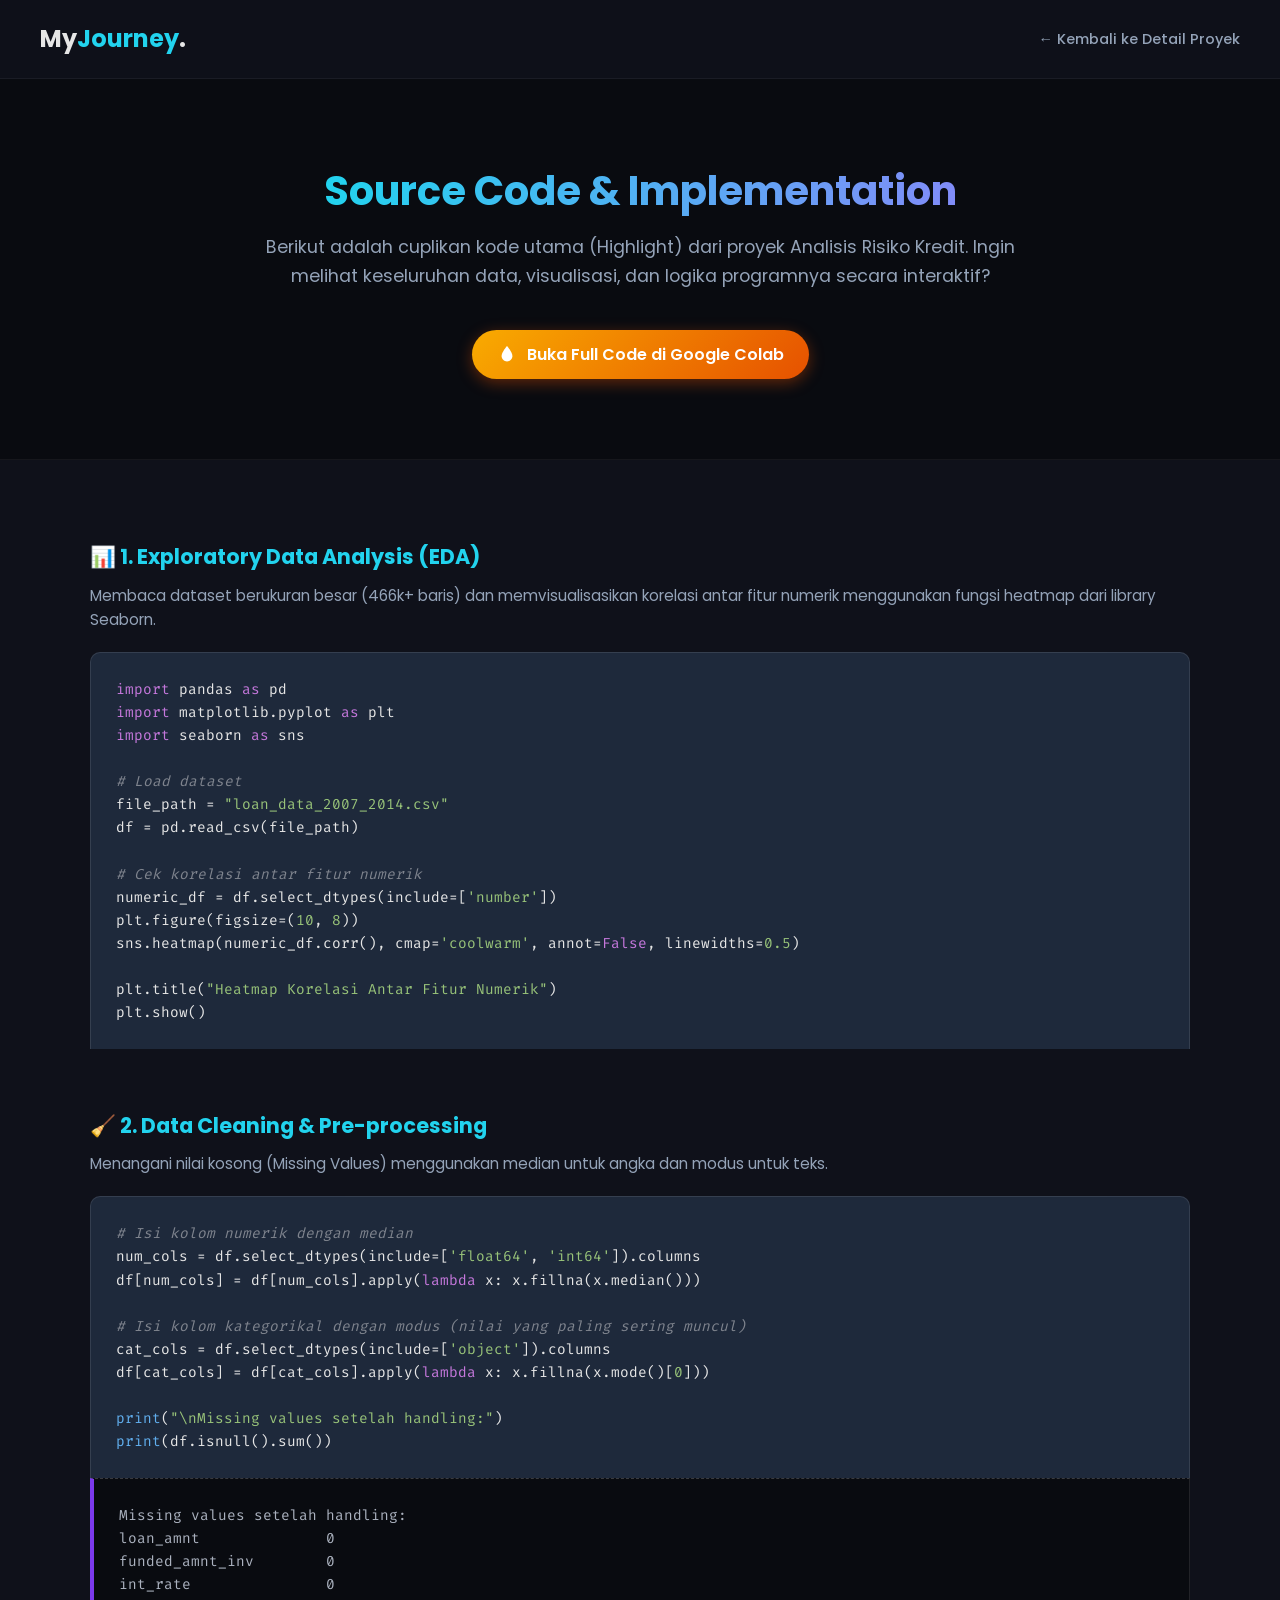
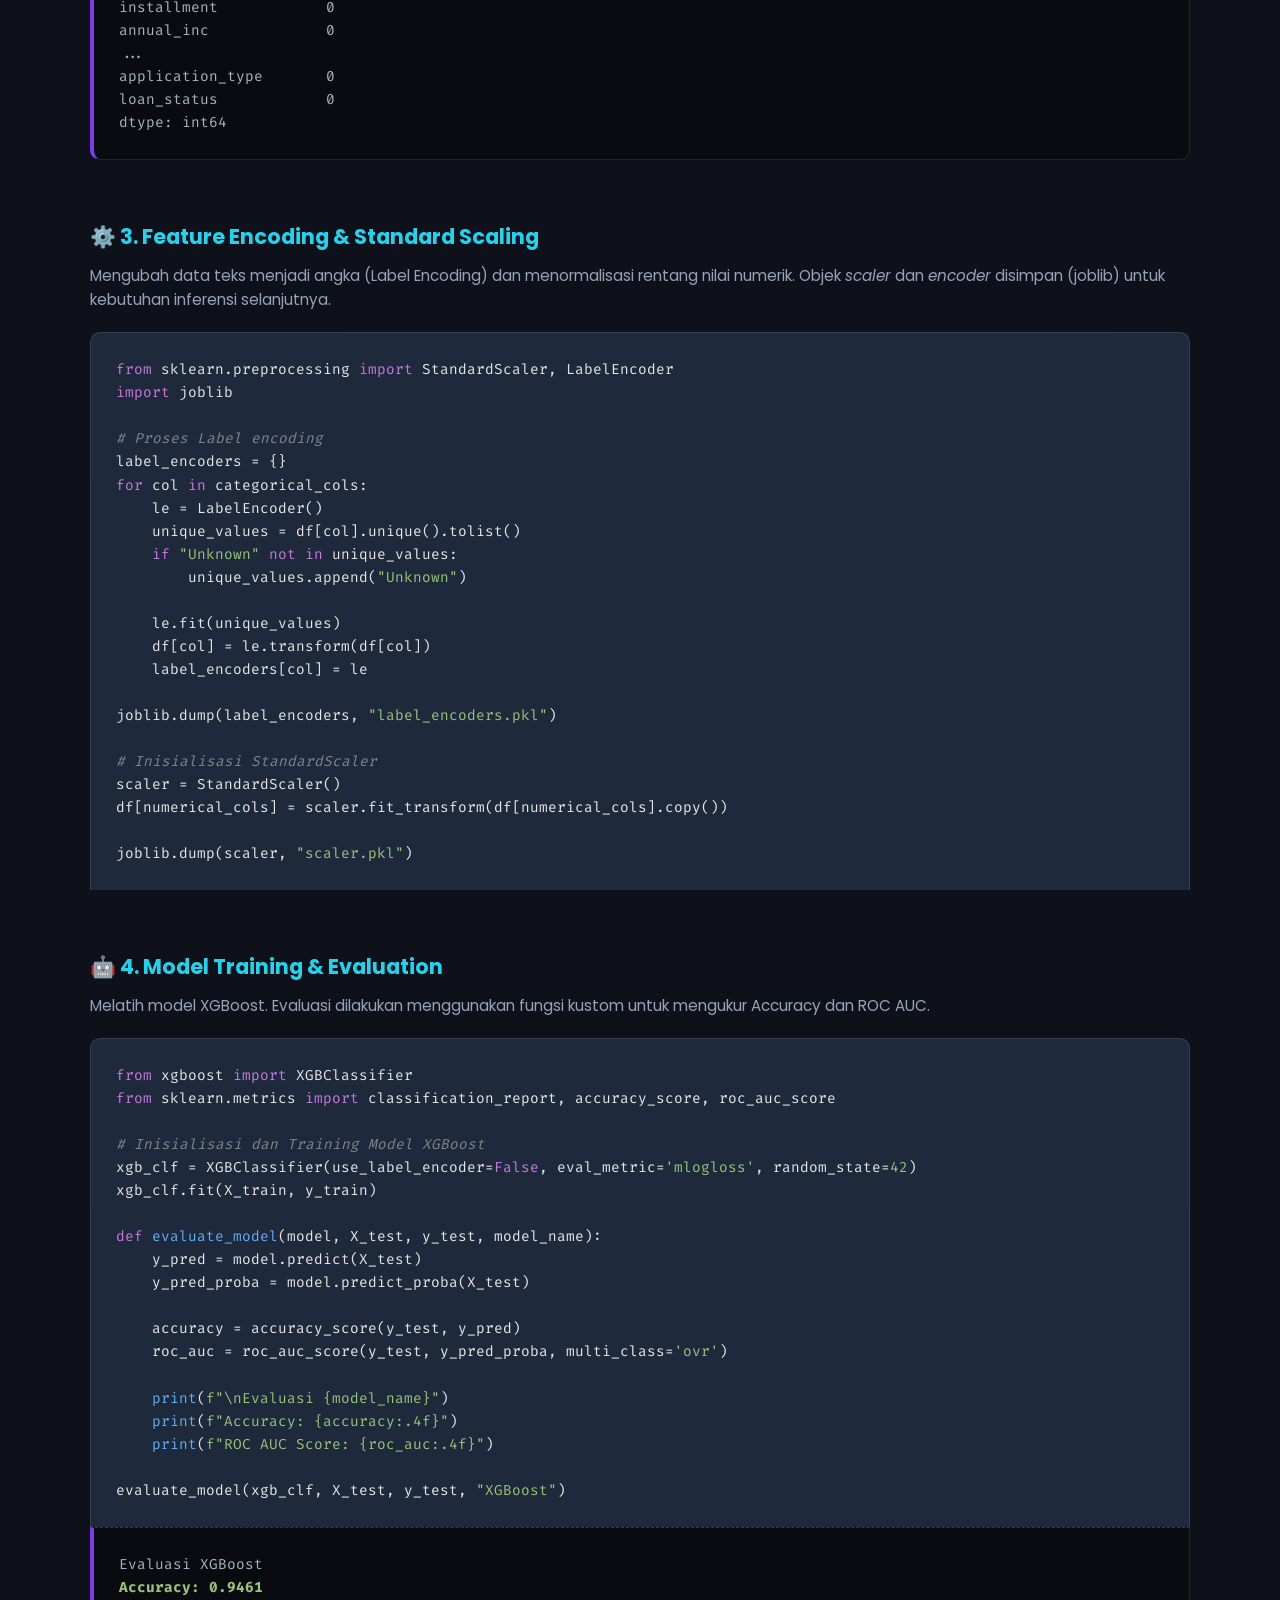
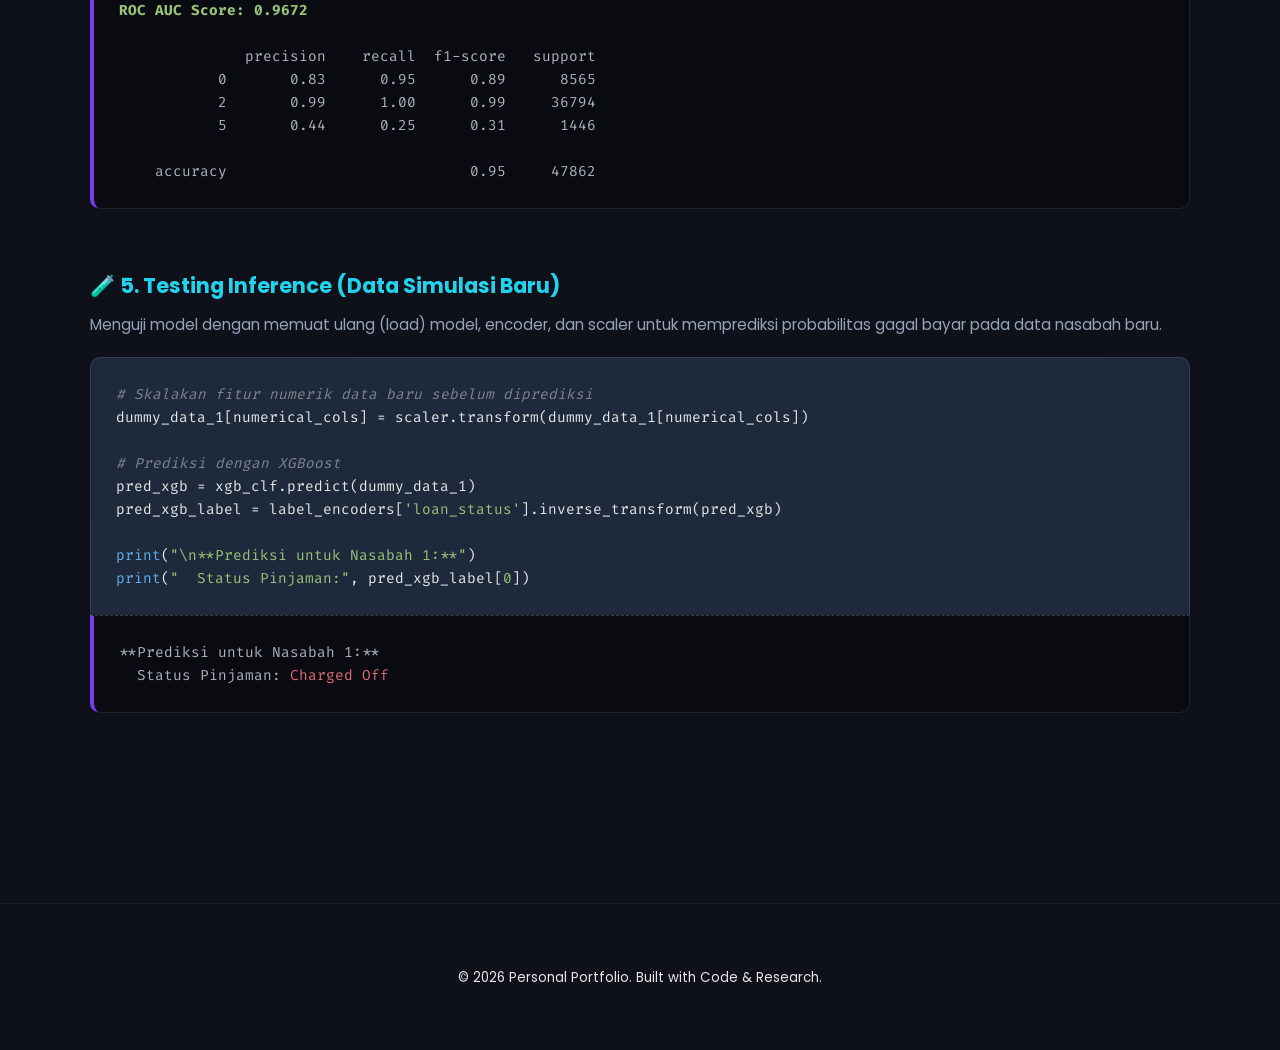
<file: credit-risk-code.html>
<!DOCTYPE html>
<html lang="id">
<head>
    <meta charset="UTF-8">
    <meta name="viewport" content="width=device-width, initial-scale=1.0">
    <title>Source Code - Credit Risk Analysis</title>
    <link rel="stylesheet" href="style.css">
    <link href="https://fonts.googleapis.com/css2?family=Poppins:wght@300;400;500;600;700&display=swap" rel="stylesheet">
    <link href="https://fonts.googleapis.com/css2?family=Fira+Code:wght@400;500&display=swap" rel="stylesheet">
    <style>
        /* CSS Khusus untuk Tampilan Kode & Output */
        .code-section { margin-bottom: 60px; }
        .code-section h3 { margin-bottom: 10px; color: var(--secondary); font-size: 1.3rem; display: flex; align-items: center; gap: 10px; }
        .code-desc { color: var(--text-muted); margin-bottom: 20px; font-size: 0.95rem; }
        
        .code-block {
            background-color: #1e293b;
            border-radius: 10px 10px 0 0;
            padding: 25px;
            overflow-x: auto;
            border: 1px solid rgba(255,255,255,0.1);
            border-bottom: none;
        }
        
        .output-block {
            background-color: #090b10;
            border-radius: 0 0 10px 10px;
            padding: 25px;
            overflow-x: auto;
            border: 1px solid rgba(255,255,255,0.1);
            border-top: 1px dashed rgba(255,255,255,0.2);
            border-left: 4px solid var(--primary);
        }

        pre { margin: 0; font-family: 'Fira Code', monospace; font-size: 0.9rem; line-height: 1.6; }
        code { font-family: inherit; }
        
        /* Pewarnaan Syntax */
        .keyword { color: #c678dd; } 
        .function { color: #61afef; } 
        .string { color: #98c379; } 
        .comment { color: #7f848e; font-style: italic; } 
        .method { color: #e5c07b; }
        .variable { color: #e06c75; }
        .output-text { color: #abb2bf; } 
        .output-highlight { color: #98c379; font-weight: bold; }

        /* Tombol Colab */
        .btn-colab {
            display: inline-flex;
            align-items: center;
            gap: 10px;
            background: linear-gradient(135deg, #f9ab00, #e65100);
            color: white;
            padding: 12px 25px;
            border-radius: 50px;
            font-weight: 600;
            margin-top: 20px;
            transition: 0.3s;
            box-shadow: 0 4px 15px rgba(230, 81, 0, 0.4);
        }
        .btn-colab:hover {
            transform: translateY(-3px);
            box-shadow: 0 6px 20px rgba(230, 81, 0, 0.6);
            color: white;
        }
    </style>
</head>
<body>

    <header class="navbar fade-in reveal">
        <div class="logo">My<span class="highlight">Journey</span>.</div>
        <nav>
            <ul>
                <li><a href="credit-risk-detail.html">&larr; Kembali ke Detail Proyek</a></li>
            </ul>
        </nav>
    </header>

    <section class="section-padding bg-darker reveal" style="text-align: center; border-bottom: 1px solid rgba(255,255,255,0.05);">
        <div class="container fade-in-up">
            <h1 style="font-size: 2.5rem; margin-bottom: 10px;">
                <span class="gradient-text">Source Code & Implementation</span>
            </h1>
            <p style="color: var(--text-muted); max-width: 800px; margin: 0 auto; font-size: 1.1rem; margin-bottom: 20px;">
                Berikut adalah cuplikan kode utama (Highlight) dari proyek Analisis Risiko Kredit. Ingin melihat keseluruhan data, visualisasi, dan logika programnya secara interaktif?
            </p>
            <a href="https://colab.research.google.com/drive/1jt9nJ4Y6z5qklBGFWO9bXK5kYO_zMzIw?usp=sharing" target="_blank" rel="noopener noreferrer" class="btn-colab">
                <svg width="20" height="20" viewBox="0 0 24 24" fill="none" xmlns="http://www.w3.org/2000/svg">
                    <path d="M12.0001 2.5C12.0001 2.5 5.5001 10 5.5001 14.5C5.5001 18.0899 8.4102 21 12.0001 21C15.59 21 18.5001 18.0899 18.5001 14.5C18.5001 10 12.0001 2.5 12.0001 2.5Z" fill="currentColor"/>
                </svg>
                Buka Full Code di Google Colab
            </a>
        </div>
    </section>

    <main class="container section-padding reveal">
        
        <div class="code-section fade-in-up delay-1">
            <h3>📊 1. Exploratory Data Analysis (EDA)</h3>
            <p class="code-desc">Membaca dataset berukuran besar (466k+ baris) dan memvisualisasikan korelasi antar fitur numerik menggunakan fungsi heatmap dari library Seaborn.</p>
            
            <div class="code-block">
<pre><code><span class="keyword">import</span> pandas <span class="keyword">as</span> pd
<span class="keyword">import</span> matplotlib.pyplot <span class="keyword">as</span> plt
<span class="keyword">import</span> seaborn <span class="keyword">as</span> sns

<span class="comment"># Load dataset</span>
file_path = <span class="string">"loan_data_2007_2014.csv"</span>
df = pd.read_csv(file_path)

<span class="comment"># Cek korelasi antar fitur numerik</span>
numeric_df = df.select_dtypes(include=[<span class="string">'number'</span>])
plt.figure(figsize=(<span class="string">10</span>, <span class="string">8</span>))
sns.heatmap(numeric_df.corr(), cmap=<span class="string">'coolwarm'</span>, annot=<span class="keyword">False</span>, linewidths=<span class="string">0.5</span>)

plt.title(<span class="string">"Heatmap Korelasi Antar Fitur Numerik"</span>)
plt.show()</code></pre>
            </div>
        </div>

        <div class="code-section fade-in-up">
            <h3>🧹 2. Data Cleaning & Pre-processing</h3>
            <p class="code-desc">Menangani nilai kosong (Missing Values) menggunakan median untuk angka dan modus untuk teks.</p>
            
            <div class="code-block">
<pre><code><span class="comment"># Isi kolom numerik dengan median</span>
num_cols = df.select_dtypes(include=[<span class="string">'float64'</span>, <span class="string">'int64'</span>]).columns
df[num_cols] = df[num_cols].apply(<span class="keyword">lambda</span> x: x.fillna(x.median()))

<span class="comment"># Isi kolom kategorikal dengan modus (nilai yang paling sering muncul)</span>
cat_cols = df.select_dtypes(include=[<span class="string">'object'</span>]).columns
df[cat_cols] = df[cat_cols].apply(<span class="keyword">lambda</span> x: x.fillna(x.mode()[<span class="string">0</span>]))

<span class="function">print</span>(<span class="string">"\nMissing values setelah handling:"</span>)
<span class="function">print</span>(df.isnull().sum())</code></pre>
            </div>
            <div class="output-block">
<pre class="output-text"><code>Missing values setelah handling:
loan_amnt              0
funded_amnt_inv        0
int_rate               0
installment            0
annual_inc             0
...
application_type       0
loan_status            0
dtype: int64</code></pre>
            </div>
        </div>

        <div class="code-section fade-in-up">
            <h3>⚙️ 3. Feature Encoding & Standard Scaling</h3>
            <p class="code-desc">Mengubah data teks menjadi angka (Label Encoding) dan menormalisasi rentang nilai numerik. Objek <em>scaler</em> dan <em>encoder</em> disimpan (joblib) untuk kebutuhan inferensi selanjutnya.</p>
            
            <div class="code-block">
<pre><code><span class="keyword">from</span> sklearn.preprocessing <span class="keyword">import</span> StandardScaler, LabelEncoder
<span class="keyword">import</span> joblib

<span class="comment"># Proses Label encoding</span>
label_encoders = {} 
<span class="keyword">for</span> col <span class="keyword">in</span> categorical_cols:
    le = LabelEncoder()
    unique_values = df[col].unique().tolist()
    <span class="keyword">if</span> <span class="string">"Unknown"</span> <span class="keyword">not in</span> unique_values:
        unique_values.append(<span class="string">"Unknown"</span>)
    
    le.fit(unique_values)
    df[col] = le.transform(df[col])
    label_encoders[col] = le

joblib.dump(label_encoders, <span class="string">"label_encoders.pkl"</span>)

<span class="comment"># Inisialisasi StandardScaler</span>
scaler = StandardScaler()
df[numerical_cols] = scaler.fit_transform(df[numerical_cols].copy())

joblib.dump(scaler, <span class="string">"scaler.pkl"</span>)</code></pre>
            </div>
        </div>

        <div class="code-section fade-in-up">
            <h3>🤖 4. Model Training & Evaluation</h3>
            <p class="code-desc">Melatih model XGBoost. Evaluasi dilakukan menggunakan fungsi kustom untuk mengukur Accuracy dan ROC AUC.</p>
            
            <div class="code-block">
<pre><code><span class="keyword">from</span> xgboost <span class="keyword">import</span> XGBClassifier
<span class="keyword">from</span> sklearn.metrics <span class="keyword">import</span> classification_report, accuracy_score, roc_auc_score

<span class="comment"># Inisialisasi dan Training Model XGBoost</span>
xgb_clf = XGBClassifier(use_label_encoder=<span class="keyword">False</span>, eval_metric=<span class="string">'mlogloss'</span>, random_state=<span class="string">42</span>)
xgb_clf.fit(X_train, y_train)

<span class="keyword">def</span> <span class="function">evaluate_model</span>(model, X_test, y_test, model_name):
    y_pred = model.predict(X_test)
    y_pred_proba = model.predict_proba(X_test)
    
    accuracy = accuracy_score(y_test, y_pred)
    roc_auc = roc_auc_score(y_test, y_pred_proba, multi_class=<span class="string">'ovr'</span>)
    
    <span class="function">print</span>(<span class="string">f"\nEvaluasi {model_name}"</span>)
    <span class="function">print</span>(<span class="string">f"Accuracy: {accuracy:.4f}"</span>)
    <span class="function">print</span>(<span class="string">f"ROC AUC Score: {roc_auc:.4f}"</span>)

evaluate_model(xgb_clf, X_test, y_test, <span class="string">"XGBoost"</span>)</code></pre>
            </div>
            
            <div class="output-block">
<pre class="output-text"><code>Evaluasi XGBoost
<span class="output-highlight">Accuracy: 0.9461</span>
<span class="output-highlight">ROC AUC Score: 0.9672</span>

              precision    recall  f1-score   support
           0       0.83      0.95      0.89      8565
           2       0.99      1.00      0.99     36794
           5       0.44      0.25      0.31      1446

    accuracy                           0.95     47862</code></pre>
            </div>
        </div>

        <div class="code-section fade-in-up">
            <h3>🧪 5. Testing Inference (Data Simulasi Baru)</h3>
            <p class="code-desc">Menguji model dengan memuat ulang (load) model, encoder, dan scaler untuk memprediksi probabilitas gagal bayar pada data nasabah baru.</p>
            
            <div class="code-block">
<pre><code><span class="comment"># Skalakan fitur numerik data baru sebelum diprediksi</span>
dummy_data_1[numerical_cols] = scaler.transform(dummy_data_1[numerical_cols])

<span class="comment"># Prediksi dengan XGBoost</span>
pred_xgb = xgb_clf.predict(dummy_data_1)
pred_xgb_label = label_encoders[<span class="string">'loan_status'</span>].inverse_transform(pred_xgb)

<span class="function">print</span>(<span class="string">"\n**Prediksi untuk Nasabah 1:**"</span>)
<span class="function">print</span>(<span class="string">"  Status Pinjaman:"</span>, pred_xgb_label[<span class="string">0</span>])</code></pre>
            </div>
            
            <div class="output-block">
<pre class="output-text"><code>**Prediksi untuk Nasabah 1:**
  Status Pinjaman: <span class="variable">Charged Off</span></code></pre>
            </div>
        </div>

    </main>

    <footer>
        <div class="container">
            <small>&copy; 2026 Personal Portfolio. Built with Code & Research.</small>
        </div>
    </footer>

    <script src="script.js"></script>
</body>
</html>
</file>
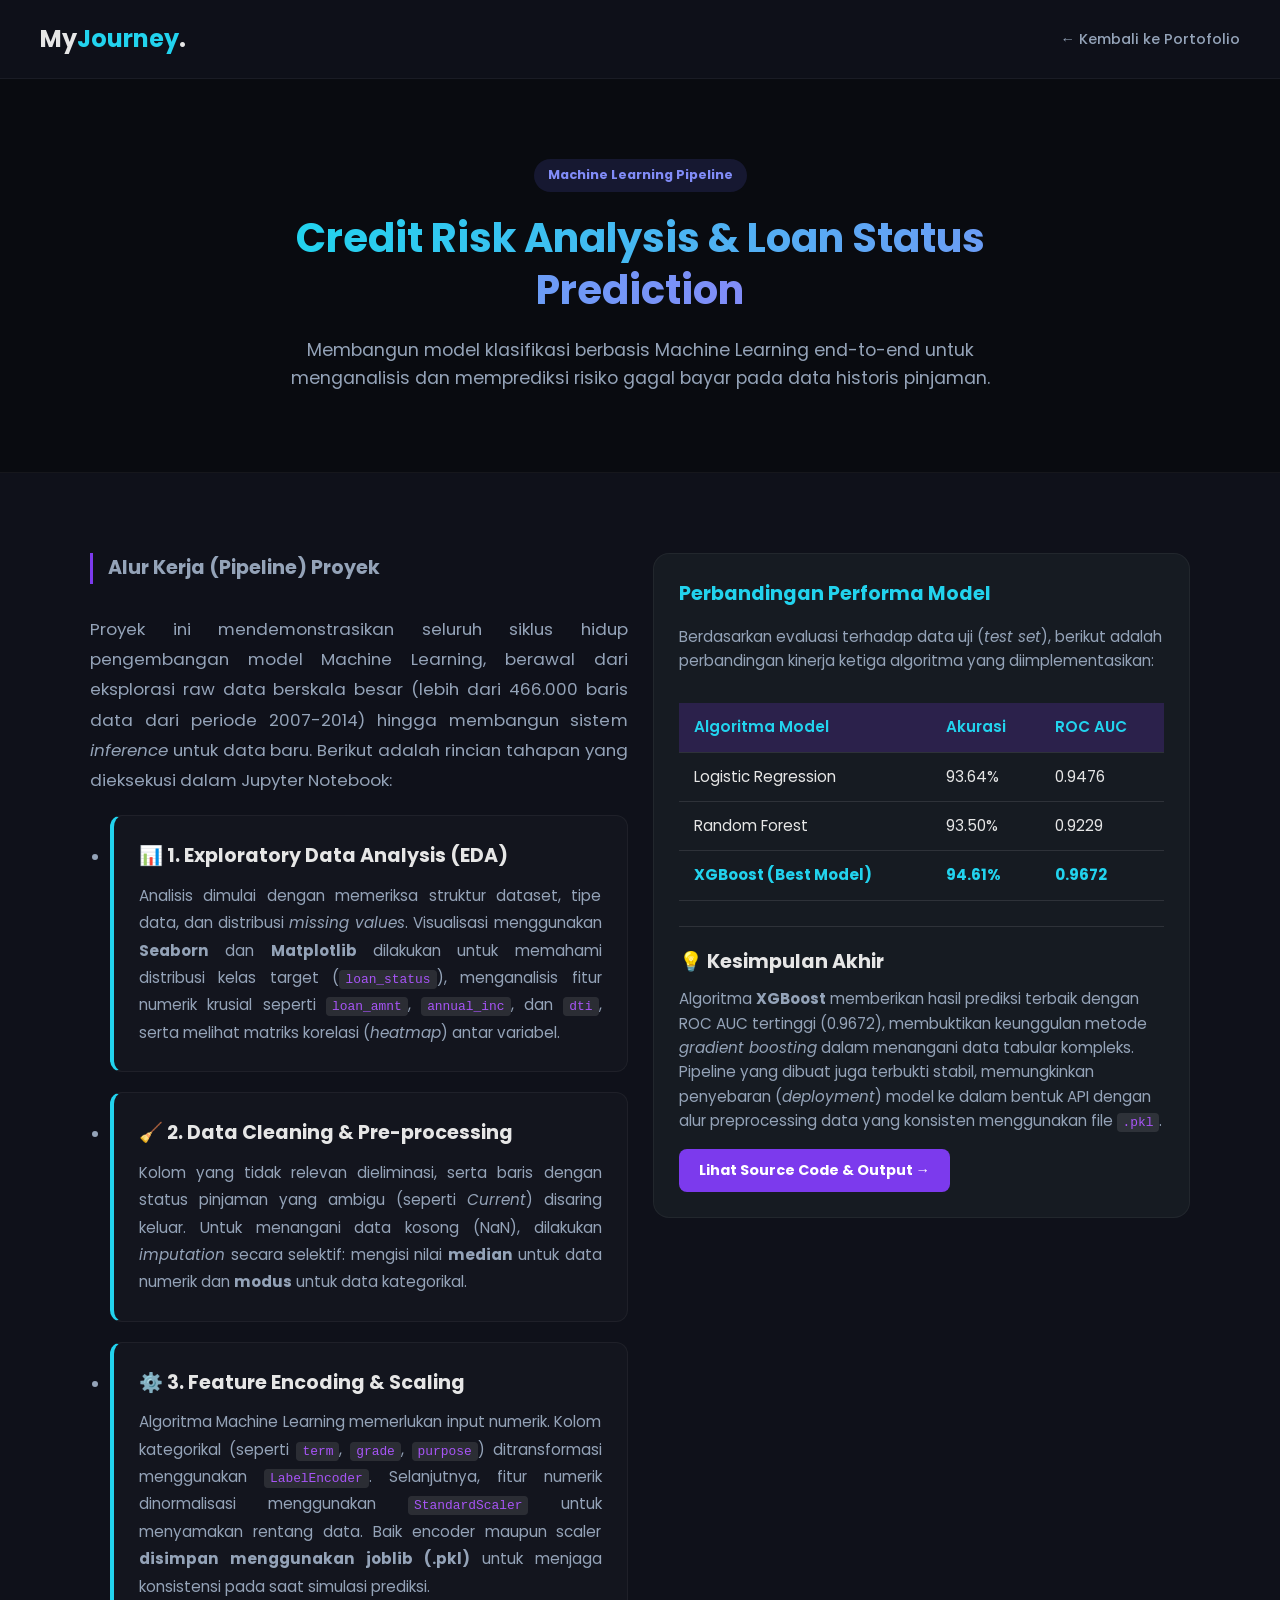
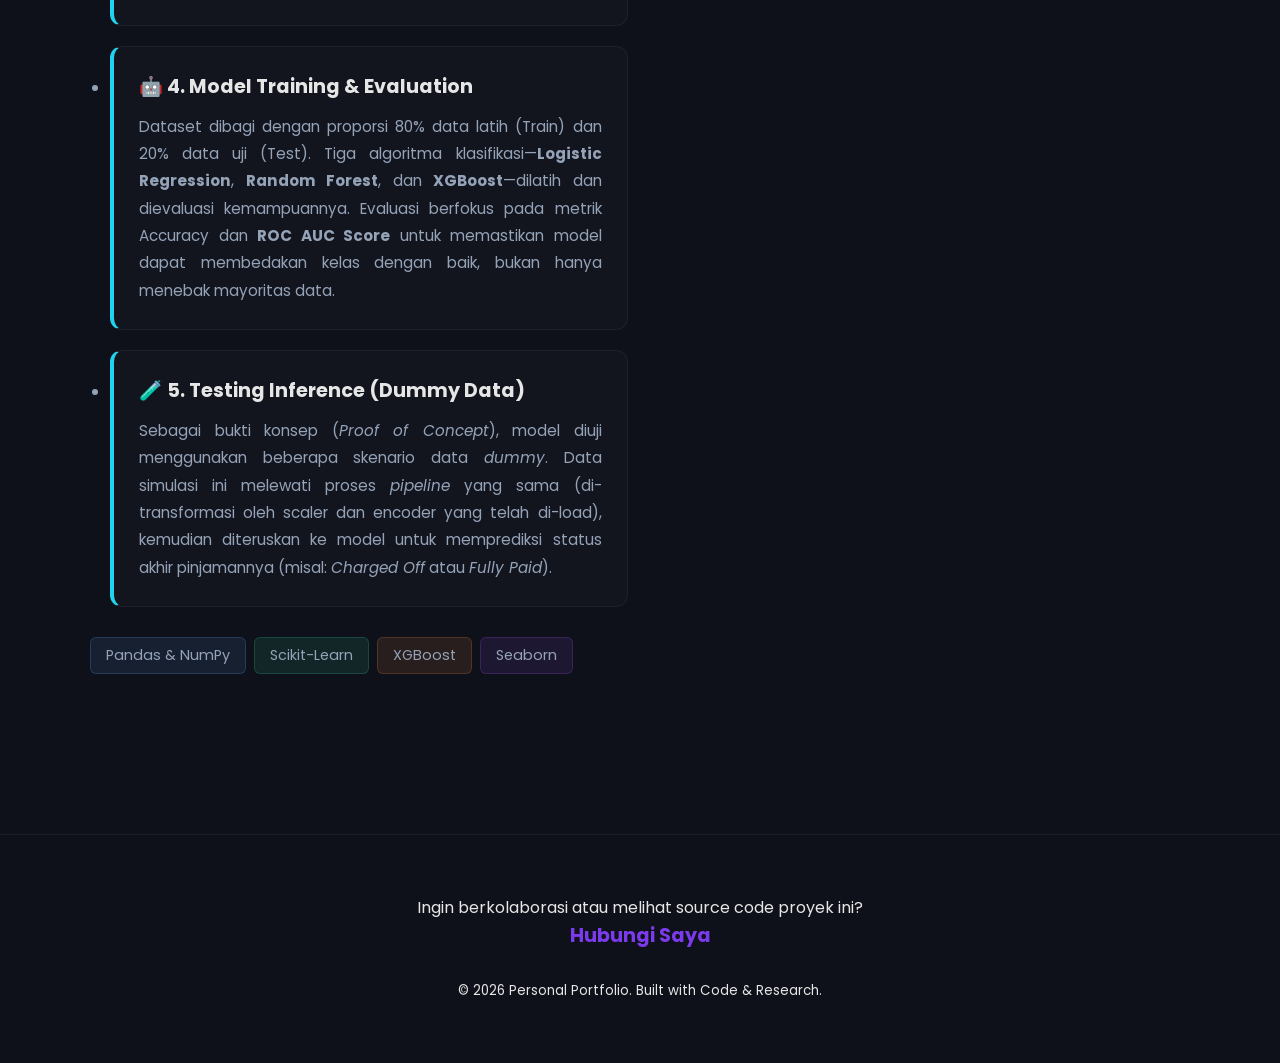
<file: credit-risk-detail.html>
<!DOCTYPE html>
<html lang="id">
<head>
    <meta charset="UTF-8">
    <meta name="viewport" content="width=device-width, initial-scale=1.0">
    <title>Detail Riset - Credit Risk Analysis</title>
    <link rel="stylesheet" href="style.css">
    <link href="https://fonts.googleapis.com/css2?family=Poppins:wght@300;400;500;600;700&display=swap" rel="stylesheet">
    <style>
        .article-content p { font-size: 1.05rem; color: var(--text-muted); margin-bottom: 20px; line-height: 1.8; text-align: justify; }
        .article-content h3 { margin-top: 40px; margin-bottom: 15px; color: var(--text-main); font-size: 1.5rem; }
        .article-content ul { list-style: disc; margin-left: 20px; margin-bottom: 20px; color: var(--text-muted); }
        .article-content li { margin-bottom: 10px; }
        
        /* Gaya tambahan untuk List Tahapan yang lebih detail */
        .detailed-steps { list-style: none; margin: 0; padding: 0; }
        .detailed-steps li { background: rgba(255,255,255,0.02); border: 1px solid rgba(255,255,255,0.05); padding: 25px; border-radius: 12px; margin-bottom: 20px; border-left: 4px solid var(--secondary); }
        .detailed-steps li h4 { color: var(--text-main); font-size: 1.2rem; margin-bottom: 10px; display: flex; align-items: center; gap: 10px; }
        .detailed-steps li p { font-size: 0.95rem; margin-bottom: 0; }
        code { background: rgba(255,255,255,0.1); padding: 2px 6px; border-radius: 4px; font-size: 0.85em; color: #a855f7; }

        /* Gaya tambahan untuk tabel perbandingan model */
        .metrics-table { width: 100%; border-collapse: collapse; margin-top: 15px; color: var(--text-main); font-size: 0.95rem; }
        .metrics-table th, .metrics-table td { padding: 12px 15px; text-align: left; border-bottom: 1px solid rgba(255,255,255,0.1); }
        .metrics-table th { background-color: rgba(124, 58, 237, 0.2); color: var(--secondary); font-weight: 600; }
        .metrics-table tr:hover { background-color: rgba(255,255,255,0.05); }
    </style>
</head>
<body>

    <header class="navbar fade-in reveal">
        <div class="logo">My<span class="highlight">Journey</span>.</div>
        <nav>
            <ul>
                <li><a href="index.html">&larr; Kembali ke Portofolio</a></li>
            </ul>
        </nav>
    </header>

    <section class="section-padding bg-darker reveal" style="text-align: center; border-bottom: 1px solid rgba(255,255,255,0.05);">
        <div class="container fade-in-up">
            <span class="tag tag-highlight" style="margin: 0 auto 20px; display: inline-block;">Machine Learning Pipeline</span>
            <h1 style="font-size: 2.5rem; margin-bottom: 20px; max-width: 900px; margin-left: auto; margin-right: auto; line-height: 1.3;">
                <span class="gradient-text">Credit Risk Analysis & Loan Status Prediction</span>
            </h1>
            <p style="color: var(--text-muted); max-width: 700px; margin: 0 auto; font-size: 1.1rem;">
                Membangun model klasifikasi berbasis Machine Learning end-to-end untuk menganalisis dan memprediksi risiko gagal bayar pada data historis pinjaman.
            </p>
        </div>
    </section>

    <main class="container section-padding reveal">
        <div class="grid-2" style="align-items: start;">
            
            <div class="fade-in-up delay-1 article-content">
                <h2 class="category-title">Alur Kerja (Pipeline) Proyek</h2>
                <p>
                    Proyek ini mendemonstrasikan seluruh siklus hidup pengembangan model Machine Learning, berawal dari eksplorasi raw data berskala besar (lebih dari 466.000 baris data dari periode 2007-2014) hingga membangun sistem <em>inference</em> untuk data baru. Berikut adalah rincian tahapan yang dieksekusi dalam Jupyter Notebook:
                </p>

                <ul class="detailed-steps">
                    <li>
                        <h4>📊 1. Exploratory Data Analysis (EDA)</h4>
                        <p>Analisis dimulai dengan memeriksa struktur dataset, tipe data, dan distribusi <em>missing values</em>. Visualisasi menggunakan <strong>Seaborn</strong> dan <strong>Matplotlib</strong> dilakukan untuk memahami distribusi kelas target (<code>loan_status</code>), menganalisis fitur numerik krusial seperti <code>loan_amnt</code>, <code>annual_inc</code>, dan <code>dti</code>, serta melihat matriks korelasi (<em>heatmap</em>) antar variabel.</p>
                    </li>
                    <li>
                        <h4>🧹 2. Data Cleaning & Pre-processing</h4>
                        <p>Kolom yang tidak relevan dieliminasi, serta baris dengan status pinjaman yang ambigu (seperti <em>Current</em>) disaring keluar. Untuk menangani data kosong (NaN), dilakukan <em>imputation</em> secara selektif: mengisi nilai <strong>median</strong> untuk data numerik dan <strong>modus</strong> untuk data kategorikal.</p>
                    </li>
                    <li>
                        <h4>⚙️ 3. Feature Encoding & Scaling</h4>
                        <p>Algoritma Machine Learning memerlukan input numerik. Kolom kategorikal (seperti <code>term</code>, <code>grade</code>, <code>purpose</code>) ditransformasi menggunakan <code>LabelEncoder</code>. Selanjutnya, fitur numerik dinormalisasi menggunakan <code>StandardScaler</code> untuk menyamakan rentang data. Baik encoder maupun scaler <strong>disimpan menggunakan joblib (.pkl)</strong> untuk menjaga konsistensi pada saat simulasi prediksi.</p>
                    </li>
                    <li>
                        <h4>🤖 4. Model Training & Evaluation</h4>
                        <p>Dataset dibagi dengan proporsi 80% data latih (Train) dan 20% data uji (Test). Tiga algoritma klasifikasi—<strong>Logistic Regression</strong>, <strong>Random Forest</strong>, dan <strong>XGBoost</strong>—dilatih dan dievaluasi kemampuannya. Evaluasi berfokus pada metrik Accuracy dan <strong>ROC AUC Score</strong> untuk memastikan model dapat membedakan kelas dengan baik, bukan hanya menebak mayoritas data.</p>
                    </li>
                    <li>
                        <h4>🧪 5. Testing Inference (Dummy Data)</h4>
                        <p>Sebagai bukti konsep (<em>Proof of Concept</em>), model diuji menggunakan beberapa skenario data <em>dummy</em>. Data simulasi ini melewati proses <em>pipeline</em> yang sama (di-transformasi oleh scaler dan encoder yang telah di-load), kemudian diteruskan ke model untuk memprediksi status akhir pinjamannya (misal: <em>Charged Off</em> atau <em>Fully Paid</em>).</p>
                    </li>
                </ul>

                <div class="tech-stack" style="margin-top: 30px; margin-bottom: 30px;">
                    <span class="pill-blue" style="font-size: 0.9rem; padding: 6px 15px;">Pandas & NumPy</span>
                    <span class="pill-green" style="font-size: 0.9rem; padding: 6px 15px;">Scikit-Learn</span>
                    <span class="pill-orange" style="font-size: 0.9rem; padding: 6px 15px;">XGBoost</span>
                    <span class="pill-purple" style="font-size: 0.9rem; padding: 6px 15px;">Seaborn</span>
                </div>
            </div>

            <div class="fade-in-up delay-2">
                <div class="card" style="margin-bottom: 30px; position: sticky; top: 100px;">
                    <div class="card-body">
                        <h3 style="color: var(--secondary); margin-bottom: 15px;">Perbandingan Performa Model</h3>
                        <p style="font-size: 0.95rem; margin-bottom: 15px;">
                            Berdasarkan evaluasi terhadap data uji (<em>test set</em>), berikut adalah perbandingan kinerja ketiga algoritma yang diimplementasikan:
                        </p>
                        
                        <table class="metrics-table">
                            <thead>
                                <tr>
                                    <th>Algoritma Model</th>
                                    <th>Akurasi</th>
                                    <th>ROC AUC</th>
                                </tr>
                            </thead>
                            <tbody>
                                <tr>
                                    <td>Logistic Regression</td>
                                    <td>93.64%</td>
                                    <td>0.9476</td>
                                </tr>
                                <tr>
                                    <td>Random Forest</td>
                                    <td>93.50%</td>
                                    <td>0.9229</td>
                                </tr>
                                <tr>
                                    <td style="color: var(--secondary); font-weight: bold;">XGBoost (Best Model)</td>
                                    <td style="color: var(--secondary); font-weight: bold;">94.61%</td>
                                    <td style="color: var(--secondary); font-weight: bold;">0.9672</td>
                                </tr>
                            </tbody>
                        </table>
                        
                        <div style="margin-top: 25px; padding-top: 20px; border-top: 1px solid rgba(255,255,255,0.1);">
                            <h3 style="font-size: 1.2rem; color: var(--text-main); margin-bottom: 10px;">💡 Kesimpulan Akhir</h3>
                            <p style="font-size: 0.95rem; margin-bottom: 15px; color: var(--text-muted); line-height: 1.6;">
                                Algoritma <strong>XGBoost</strong> memberikan hasil prediksi terbaik dengan ROC AUC tertinggi (0.9672), membuktikan keunggulan metode <em>gradient boosting</em> dalam menangani data tabular kompleks. Pipeline yang dibuat juga terbukti stabil, memungkinkan penyebaran (<em>deployment</em>) model ke dalam bentuk API dengan alur preprocessing data yang konsisten menggunakan file <code>.pkl</code>.
                            </p>
                            
                            <a href="credit-risk-code.html" class="btn-primary" style="display: inline-block; padding: 10px 20px; border-radius: 8px; font-size: 0.9rem; text-align: center;">Lihat Source Code & Output &rarr;</a>
                        </div>
                    </div>
                </div>
            </div>

        </div>
    </main>

    <footer>
        <div class="container">
            <p>Ingin berkolaborasi atau melihat source code proyek ini?</p>
            <a href="https://wa.me/6281215685675" target="_blank" rel="noopener noreferrer" class="footer-link">Hubungi Saya</a>
            <br><br>
            <small>&copy; 2026 Personal Portfolio. Built with Code & Research.</small>
        </div>
    </footer>

    <script src="script.js"></script>
</body>
</html>
</file>
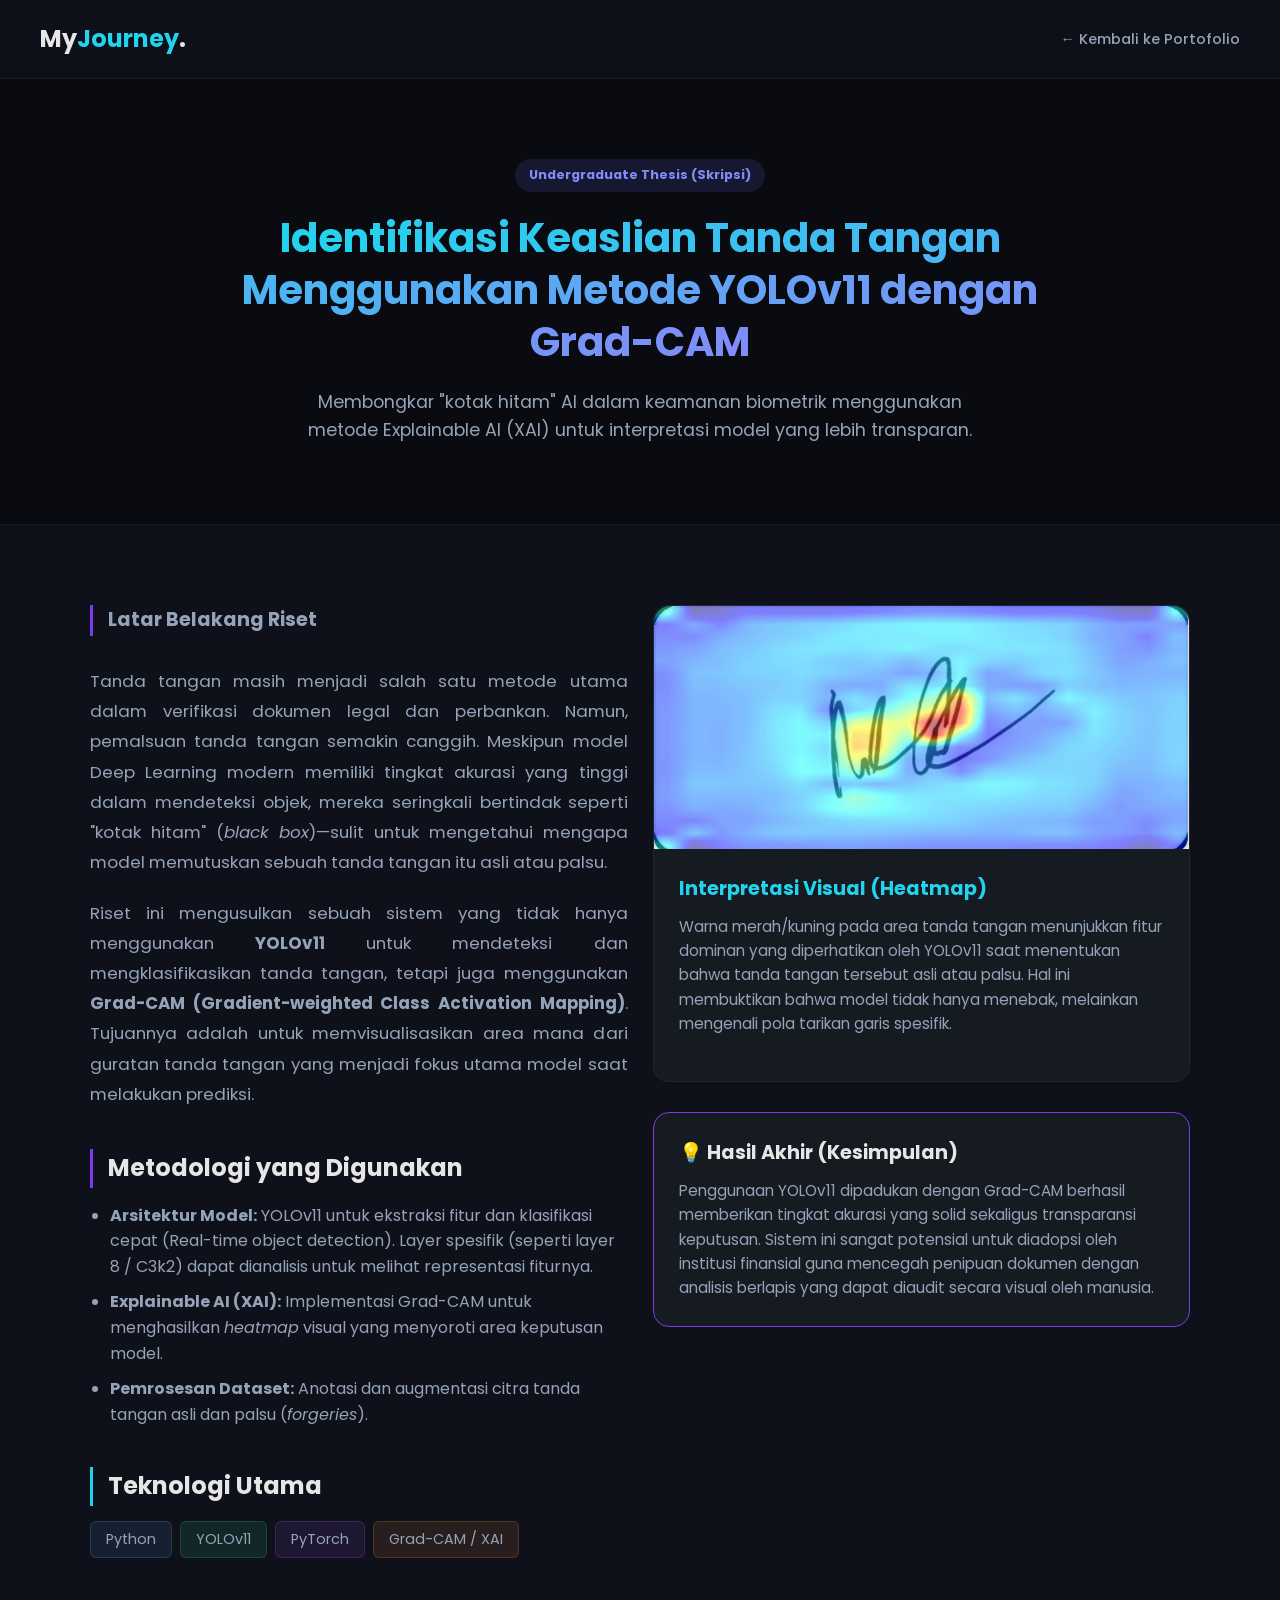
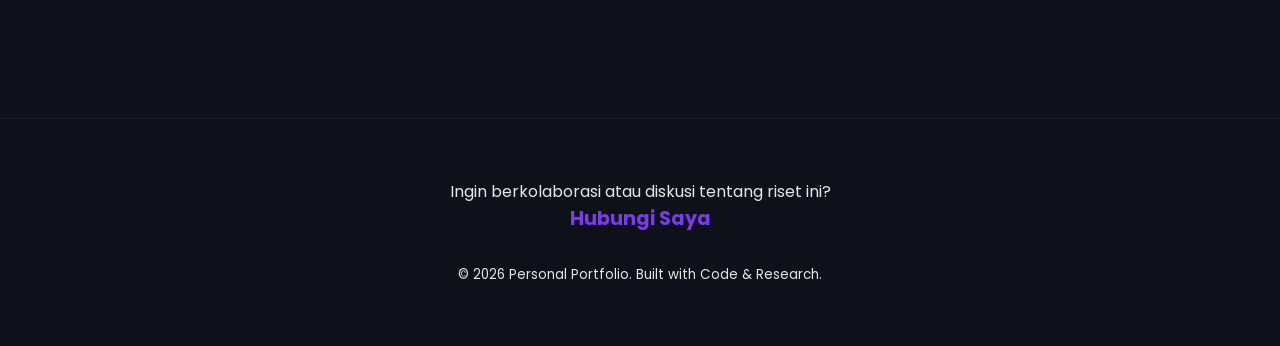
<file: project-detail.html>
<!DOCTYPE html>
<html lang="id">
<head>
    <meta charset="UTF-8">
    <meta name="viewport" content="width=device-width, initial-scale=1.0">
    <title>Detail Riset - Identifikasi Tanda Tangan AI</title>
    <link rel="stylesheet" href="style.css">
    <link href="https://fonts.googleapis.com/css2?family=Poppins:wght@300;400;500;600;700&display=swap" rel="stylesheet">
    <style>
        /* CSS tambahan khusus untuk halaman detail agar teks artikel lebih nyaman dibaca */
        .article-content p {
            font-size: 1.05rem;
            color: var(--text-muted);
            margin-bottom: 20px;
            line-height: 1.8;
            text-align: justify;
        }
        .article-content h3 {
            margin-top: 40px;
            margin-bottom: 15px;
            color: var(--text-main);
            font-size: 1.5rem;
        }
        .article-content ul {
            list-style: disc;
            margin-left: 20px;
            margin-bottom: 20px;
            color: var(--text-muted);
        }
        .article-content li {
            margin-bottom: 10px;
        }
    </style>
</head>
<body>

    <!-- NAVBAR (Dengan tombol kembali) -->
    <header class="navbar fade-in reveal">
        <div class="logo">My<span class="highlight">Journey</span>.</div>
        <nav>
            <ul>
                <li><a href="index.html">&larr; Kembali ke Portofolio</a></li>
            </ul>
        </nav>
    </header>

    <!-- HERO SECTION KHUSUS DETAIL PROJECT -->
    <section class="section-padding bg-darker reveal" style="text-align: center; border-bottom: 1px solid rgba(255,255,255,0.05);">
        <div class="container fade-in-up">
            <span class="tag tag-highlight" style="margin: 0 auto 20px; display: inline-block;">Undergraduate Thesis (Skripsi)</span>
            <h1 style="font-size: 2.5rem; margin-bottom: 20px; max-width: 900px; margin-left: auto; margin-right: auto; line-height: 1.3;">
                <span class="gradient-text">Identifikasi Keaslian Tanda Tangan Menggunakan Metode YOLOv11 dengan Grad-CAM</span>
            </h1>
            <p style="color: var(--text-muted); max-width: 700px; margin: 0 auto; font-size: 1.1rem;">
                Membongkar "kotak hitam" AI dalam keamanan biometrik menggunakan metode Explainable AI (XAI) untuk interpretasi model yang lebih transparan.
            </p>
        </div>
    </section>

    <!-- MAIN CONTENT -->
    <main class="container section-padding reveal">
        <div class="grid-2" style="align-items: start;">
            
            <!-- KOLOM KIRI: Teks Penjelasan -->
            <div class="fade-in-up delay-1 article-content">
                <h2 class="category-title">Latar Belakang Riset</h2>
                <p>
                    Tanda tangan masih menjadi salah satu metode utama dalam verifikasi dokumen legal dan perbankan. Namun, pemalsuan tanda tangan semakin canggih. Meskipun model Deep Learning modern memiliki tingkat akurasi yang tinggi dalam mendeteksi objek, mereka seringkali bertindak seperti "kotak hitam" (<em>black box</em>)—sulit untuk mengetahui mengapa model memutuskan sebuah tanda tangan itu asli atau palsu.
                </p>
                <p>
                    Riset ini mengusulkan sebuah sistem yang tidak hanya menggunakan <strong>YOLOv11</strong> untuk mendeteksi dan mengklasifikasikan tanda tangan, tetapi juga menggunakan <strong>Grad-CAM (Gradient-weighted Class Activation Mapping)</strong>. Tujuannya adalah untuk memvisualisasikan area mana dari guratan tanda tangan yang menjadi fokus utama model saat melakukan prediksi.
                </p>

                <h3 style="border-left: 3px solid var(--primary); padding-left: 15px;">Metodologi yang Digunakan</h3>
                <ul>
                    <li><strong>Arsitektur Model:</strong> YOLOv11 untuk ekstraksi fitur dan klasifikasi cepat (Real-time object detection). Layer spesifik (seperti layer 8 / C3k2) dapat dianalisis untuk melihat representasi fiturnya.</li>
                    <li><strong>Explainable AI (XAI):</strong> Implementasi Grad-CAM untuk menghasilkan <em>heatmap</em> visual yang menyoroti area keputusan model.</li>
                    <li><strong>Pemrosesan Dataset:</strong> Anotasi dan augmentasi citra tanda tangan asli dan palsu (<em>forgeries</em>).</li>
                </ul>

                <h3 style="border-left: 3px solid var(--secondary); padding-left: 15px;">Teknologi Utama</h3>
                <div class="tech-stack" style="margin-top: 15px; margin-bottom: 30px;">
                    <span class="pill-blue" style="font-size: 0.9rem; padding: 6px 15px;">Python</span>
                    <span class="pill-green" style="font-size: 0.9rem; padding: 6px 15px;">YOLOv11</span>
                    <span class="pill-purple" style="font-size: 0.9rem; padding: 6px 15px;">PyTorch</span>
                    <span class="pill-orange" style="font-size: 0.9rem; padding: 6px 15px;">Grad-CAM / XAI</span>
                </div>
            </div>

            <!-- KOLOM KANAN: Visualisasi & Hasil -->
            <div class="fade-in-up delay-2">
                <!-- Kartu Hasil Visualisasi -->
                <div class="card" style="margin-bottom: 30px;">
                    <div class="card-image" style="width: 100%; border-radius: 16px 16px 0 0; min-height: auto;">
                        <!-- Path gambar diubah ke folder assets -->
                        <img src="assets/Gradcam.png" alt="Hasil Grad-CAM" style="width: 100%; height: auto; display: block;">
                    </div>
                    <div class="card-body">
                        <h3 style="color: var(--secondary);">Interpretasi Visual (Heatmap)</h3>
                        <p style="font-size: 0.95rem;">
                            Warna merah/kuning pada area tanda tangan menunjukkan fitur dominan yang diperhatikan oleh YOLOv11 saat menentukan bahwa tanda tangan tersebut asli atau palsu. Hal ini membuktikan bahwa model tidak hanya menebak, melainkan mengenali pola tarikan garis spesifik.
                        </p>
                    </div>
                </div>

                <!-- Kartu Kesimpulan -->
                <div class="card" style="border-color: var(--primary);">
                    <div class="card-body">
                        <h3>💡 Hasil Akhir (Kesimpulan)</h3>
                        <p style="font-size: 0.95rem; margin-bottom: 0;">
                            Penggunaan YOLOv11 dipadukan dengan Grad-CAM berhasil memberikan tingkat akurasi yang solid sekaligus transparansi keputusan. Sistem ini sangat potensial untuk diadopsi oleh institusi finansial guna mencegah penipuan dokumen dengan analisis berlapis yang dapat diaudit secara visual oleh manusia.
                        </p>
                    </div>
                </div>
            </div>

        </div>
    </main>

    <footer>
        <div class="container">
            <p>Ingin berkolaborasi atau diskusi tentang riset ini?</p>
            <a href="https://wa.me/6281215685675" target="_blank" rel="noopener noreferrer" class="footer-link">Hubungi Saya</a>
            <br><br>
            <small>&copy; 2026 Personal Portfolio. Built with Code & Research.</small>
        </div>
    </footer>

    <script src="script.js"></script>
</body>
</html>
</file>
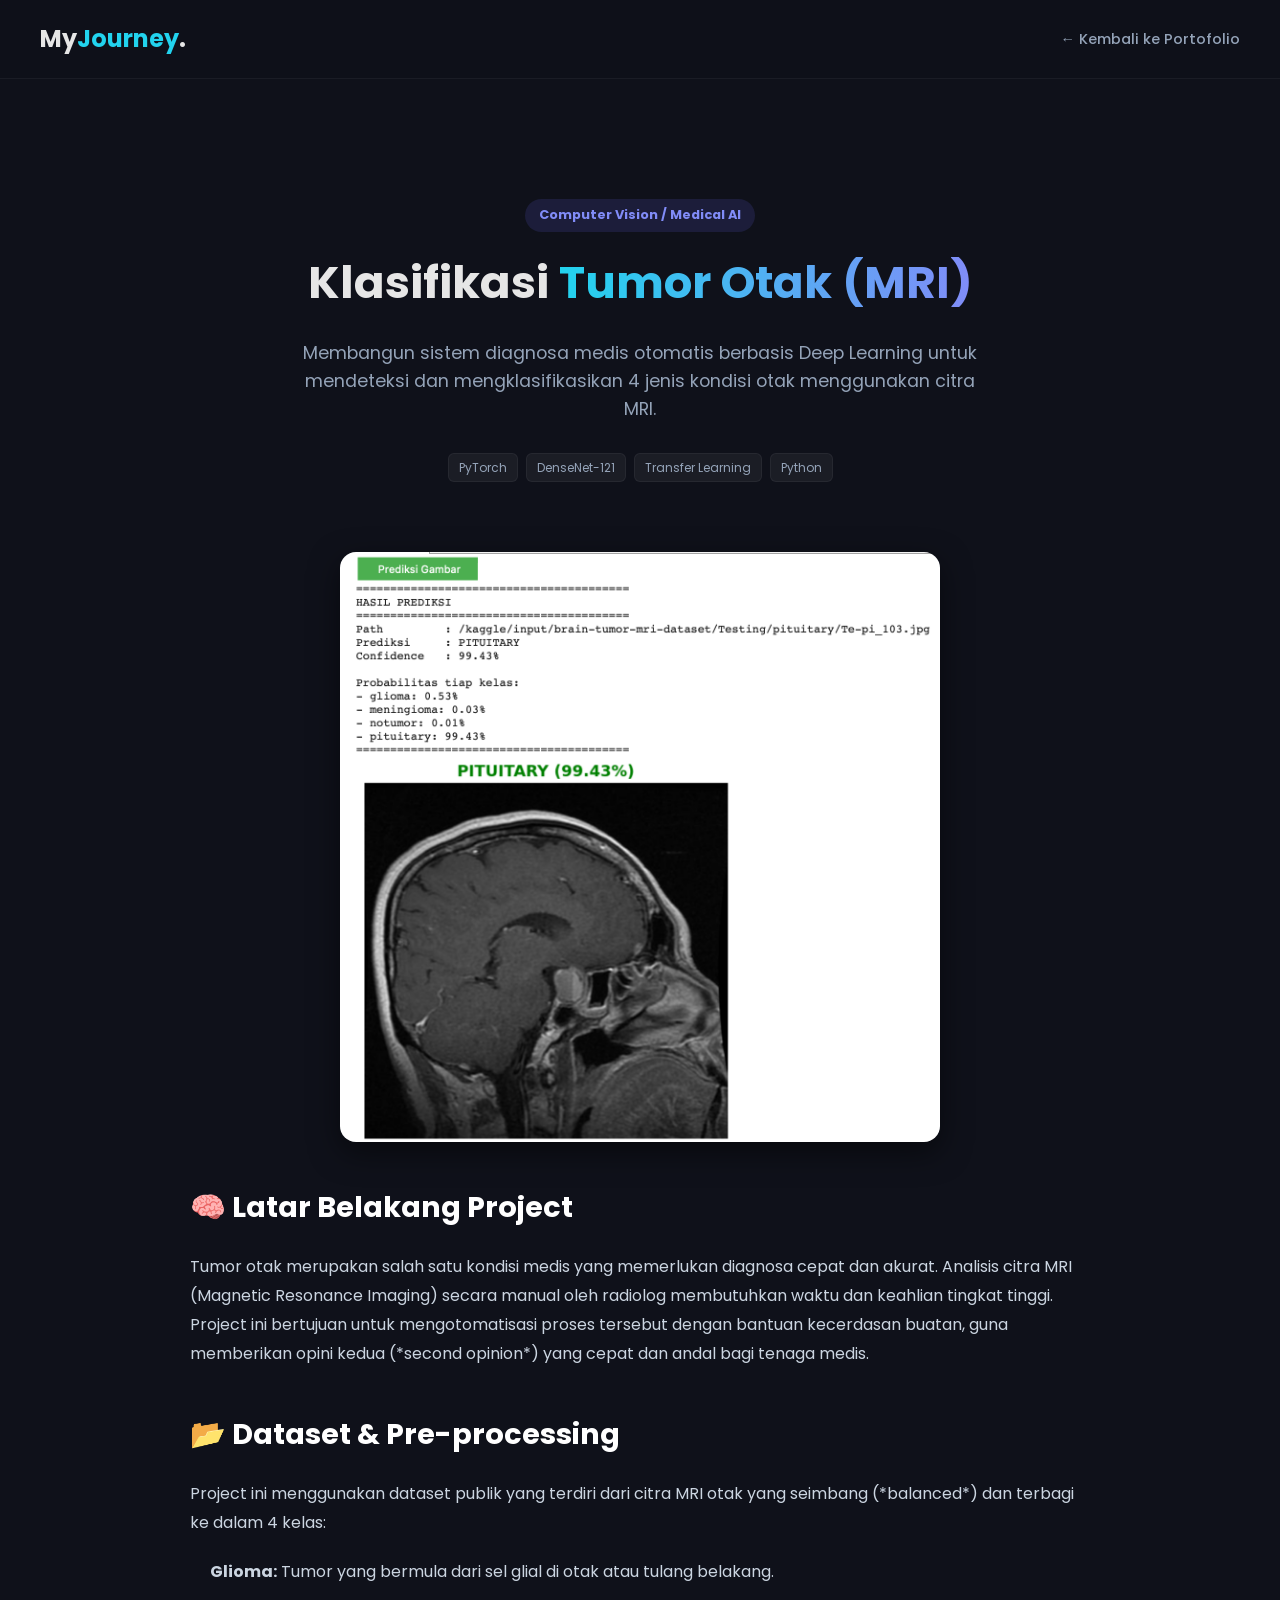
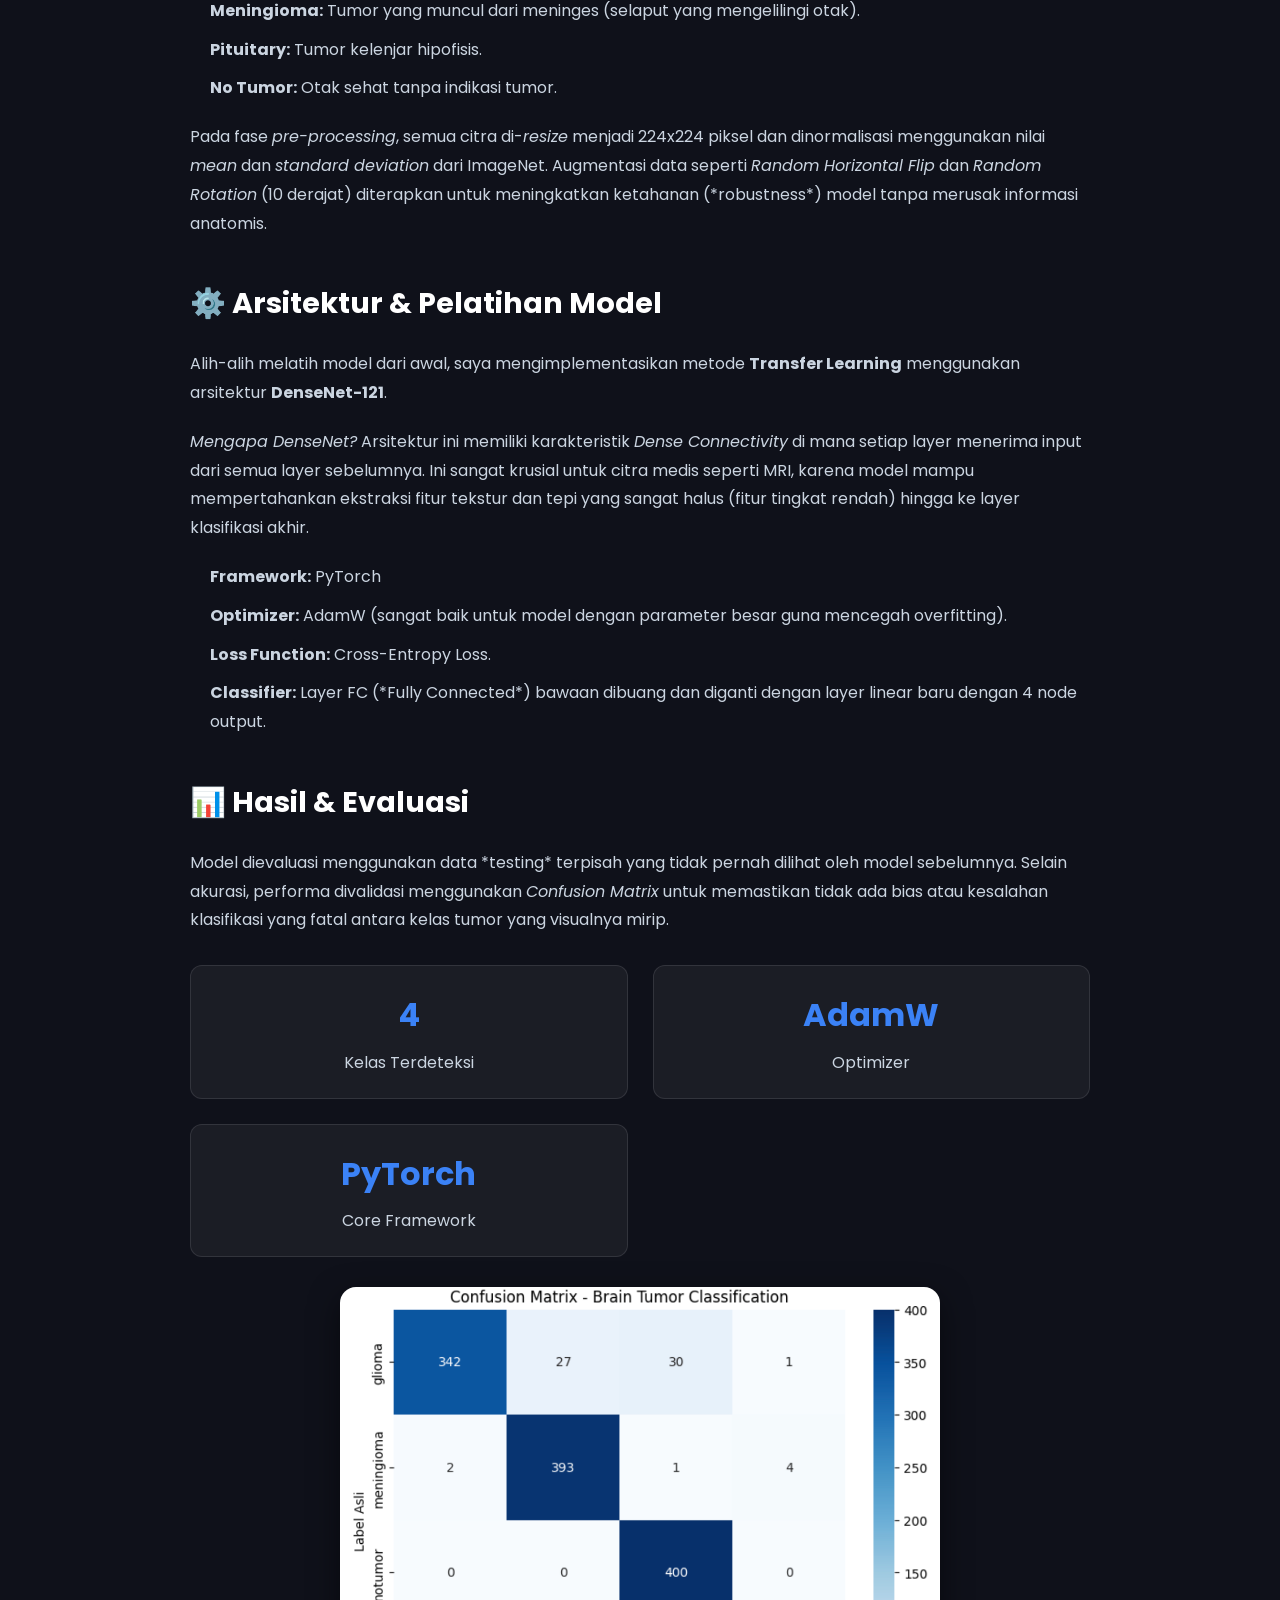
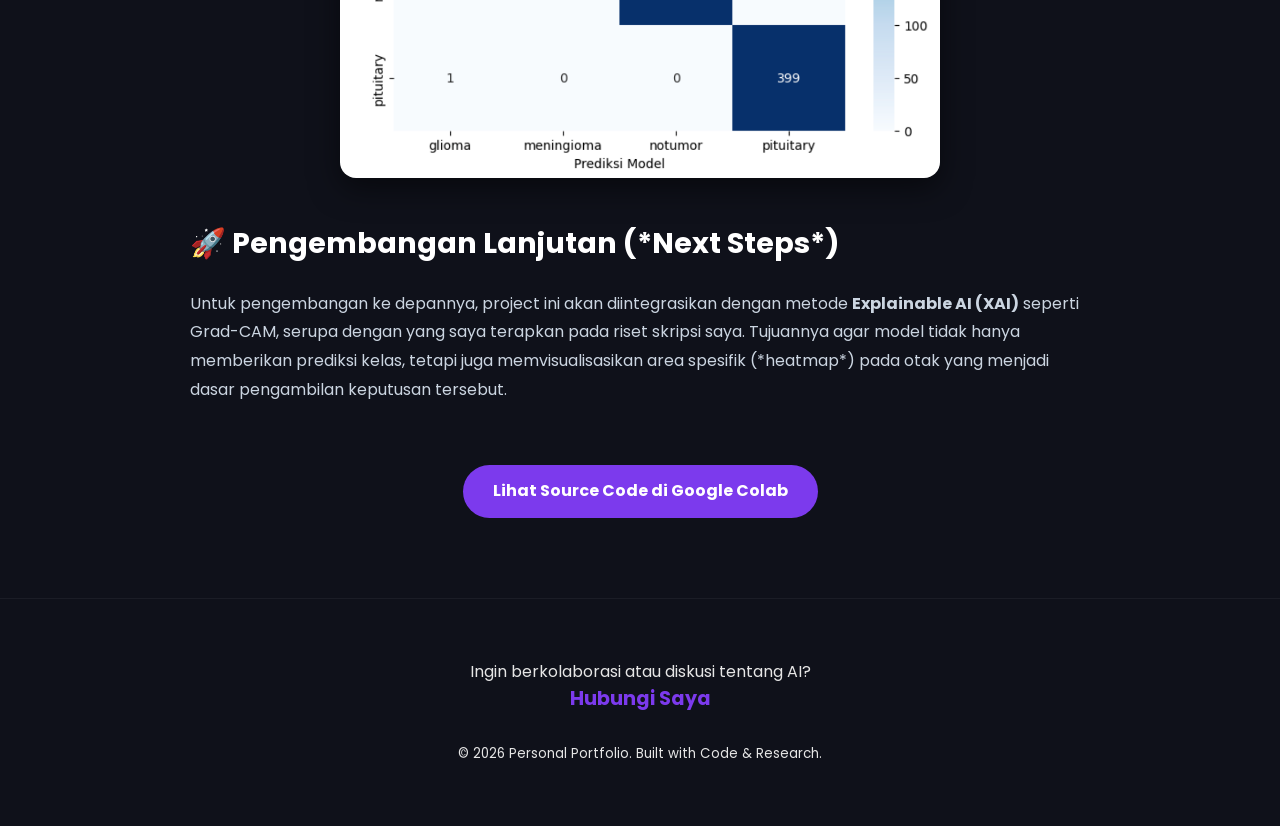
<file: tumor-mri-detail.html>
<!DOCTYPE html>
<html lang="id">
<head>
    <meta charset="UTF-8">
    <meta name="viewport" content="width=device-width, initial-scale=1.0">
    <title>Detail Project: Klasifikasi Tumor Otak MRI - Arya Syahputra</title>
    <link rel="stylesheet" href="style.css">
    <link href="https://fonts.googleapis.com/css2?family=Poppins:wght@300;400;500;600;700&display=swap" rel="stylesheet">
    <style>
        /* Tambahan style khusus untuk halaman detail agar rapi */
        .project-header { text-align: center; padding: 120px 20px 40px; }
        .project-header h1 { font-size: 2.8rem; margin-bottom: 20px; }
        .project-content { max-width: 900px; margin: 0 auto; line-height: 1.8; color: #cbd5e1; }
        .project-content h2 { color: #fff; margin: 40px 0 20px; font-size: 1.8rem; }
        .project-content p { margin-bottom: 20px; }
        .project-content ul { margin-left: 20px; margin-bottom: 20px; }
        .project-content li { margin-bottom: 10px; }
        .content-image { width: 100%; border-radius: 16px; margin: 30px 0; box-shadow: 0 10px 30px rgba(0,0,0,0.5); }
        .metric-box { background: rgba(255, 255, 255, 0.05); padding: 20px; border-radius: 12px; text-align: center; border: 1px solid rgba(255, 255, 255, 0.1); }
        .metric-value { font-size: 2rem; font-weight: 700; color: #3b82f6; margin-bottom: 5px; }
    </style>
</head>
<body>

    <header class="navbar fade-in reveal">
        <div class="logo">My<span class="highlight">Journey</span>.</div>
        <nav>
            <ul>
                <li><a href="index.html#projects">← Kembali ke Portofolio</a></li>
            </ul>
        </nav>
    </header>

    <main class="container">
        <section class="project-header reveal">
            <span class="tag tag-highlight" style="display: inline-block; margin-bottom: 15px;">Computer Vision / Medical AI</span>
            <h1>Klasifikasi <span class="gradient-text">Tumor Otak (MRI)</span></h1>
            <p style="color: #94a3b8; max-width: 700px; margin: 0 auto 30px; font-size: 1.1rem;">
                Membangun sistem diagnosa medis otomatis berbasis Deep Learning untuk mendeteksi dan mengklasifikasikan 4 jenis kondisi otak menggunakan citra MRI.
            </p>
            <div class="tech-stack" style="justify-content: center;">
                <span>PyTorch</span>
                <span>DenseNet-121</span>
                <span>Transfer Learning</span>
                <span>Python</span>
            </div>
        </section>

        <section class="project-content reveal">
            <!-- Path gambar diubah ke folder assets -->
            <img src="assets/sample-testing.png" alt="Brain Tumor MRI Preview" class="content-image" style="max-width: 600px; height: auto; display: block; margin: 30px auto; border-radius: 16px; box-shadow: 0 10px 30px rgba(0,0,0,0.5);">

            <h2>🧠 Latar Belakang Project</h2>
            <p>
                Tumor otak merupakan salah satu kondisi medis yang memerlukan diagnosa cepat dan akurat. Analisis citra MRI (Magnetic Resonance Imaging) secara manual oleh radiolog membutuhkan waktu dan keahlian tingkat tinggi. Project ini bertujuan untuk mengotomatisasi proses tersebut dengan bantuan kecerdasan buatan, guna memberikan opini kedua (*second opinion*) yang cepat dan andal bagi tenaga medis.
            </p>

            <h2>📂 Dataset & Pre-processing</h2>
            <p>
                Project ini menggunakan dataset publik yang terdiri dari citra MRI otak yang seimbang (*balanced*) dan terbagi ke dalam 4 kelas:
            </p>
            <ul>
                <li><strong>Glioma:</strong> Tumor yang bermula dari sel glial di otak atau tulang belakang.</li>
                <li><strong>Meningioma:</strong> Tumor yang muncul dari meninges (selaput yang mengelilingi otak).</li>
                <li><strong>Pituitary:</strong> Tumor kelenjar hipofisis.</li>
                <li><strong>No Tumor:</strong> Otak sehat tanpa indikasi tumor.</li>
            </ul>
            <p>
                Pada fase <em>pre-processing</em>, semua citra di-<em>resize</em> menjadi 224x224 piksel dan dinormalisasi menggunakan nilai <em>mean</em> dan <em>standard deviation</em> dari ImageNet. Augmentasi data seperti <em>Random Horizontal Flip</em> dan <em>Random Rotation</em> (10 derajat) diterapkan untuk meningkatkan ketahanan (*robustness*) model tanpa merusak informasi anatomis.
            </p>

            <h2>⚙️ Arsitektur & Pelatihan Model</h2>
            <p>
                Alih-alih melatih model dari awal, saya mengimplementasikan metode <strong>Transfer Learning</strong> menggunakan arsitektur <strong>DenseNet-121</strong>. 
            </p>
            <p>
                <em>Mengapa DenseNet?</em> Arsitektur ini memiliki karakteristik <em>Dense Connectivity</em> di mana setiap layer menerima input dari semua layer sebelumnya. Ini sangat krusial untuk citra medis seperti MRI, karena model mampu mempertahankan ekstraksi fitur tekstur dan tepi yang sangat halus (fitur tingkat rendah) hingga ke layer klasifikasi akhir.
            </p>
            <ul>
                <li><strong>Framework:</strong> PyTorch</li>
                <li><strong>Optimizer:</strong> AdamW (sangat baik untuk model dengan parameter besar guna mencegah overfitting).</li>
                <li><strong>Loss Function:</strong> Cross-Entropy Loss.</li>
                <li><strong>Classifier:</strong> Layer FC (*Fully Connected*) bawaan dibuang dan diganti dengan layer linear baru dengan 4 node output.</li>
            </ul>

            <h2>📊 Hasil & Evaluasi</h2>
            <p>
                Model dievaluasi menggunakan data *testing* terpisah yang tidak pernah dilihat oleh model sebelumnya. Selain akurasi, performa divalidasi menggunakan <em>Confusion Matrix</em> untuk memastikan tidak ada bias atau kesalahan klasifikasi yang fatal antara kelas tumor yang visualnya mirip.
            </p>
            
            <div class="grid-3" style="margin-top: 30px; margin-bottom: 30px;">
                <div class="metric-box">
                    <div class="metric-value">4</div>
                    <div>Kelas Terdeteksi</div>
                </div>
                <div class="metric-box">
                    <div class="metric-value">AdamW</div>
                    <div>Optimizer</div>
                </div>
                <div class="metric-box">
                    <div class="metric-value">PyTorch</div>
                    <div>Core Framework</div>
                </div>
            </div>

            <!-- Path gambar diubah ke folder assets -->
            <img src="assets/confusion-matrix.png" alt="Confusion Matrix" class="content-image" style="max-width: 600px; margin: 0 auto; display: block; background-color: white;">

            <h2>🚀 Pengembangan Lanjutan (*Next Steps*)</h2>
            <p>
                Untuk pengembangan ke depannya, project ini akan diintegrasikan dengan metode <strong>Explainable AI (XAI)</strong> seperti Grad-CAM, serupa dengan yang saya terapkan pada riset skripsi saya. Tujuannya agar model tidak hanya memberikan prediksi kelas, tetapi juga memvisualisasikan area spesifik (*heatmap*) pada otak yang menjadi dasar pengambilan keputusan tersebut.
            </p>

            <div style="text-align: center; margin-top: 60px;">
                <a href="https://colab.research.google.com/drive/1cOIBYX1uNBfrzgkJ2p6PSA3ioh1y7Yhf?usp=sharing" target="_blank" rel="noopener noreferrer" class="btn-primary" style="padding: 12px 30px; border-radius: 30px; text-decoration: none; display: inline-block;">Lihat Source Code di Google Colab</a>
            </div>
        </section>
    </main>

    <footer style="margin-top: 80px;">
        <div class="container text-center">
            <p>Ingin berkolaborasi atau diskusi tentang AI?</p>
            <a href="https://wa.me/6281215685675" target="_blank" rel="noopener noreferrer" class="footer-link">Hubungi Saya</a>
            <br><br>
            <small>&copy; 2026 Personal Portfolio. Built with Code & Research.</small>
        </div>
    </footer>

    <script src="script.js"></script>
</body>
</html>
</file>
<file: style.css>
/* --- 1. VARIABLES & RESET --- */
:root {
    --bg-dark: #0f111a;
    --bg-card: #161b22;
    --bg-darker: #090b10;
    --text-main: #e6e6e6;
    --text-muted: #94a3b8;
    
    /* Neon Accents */
    --primary: #7c3aed; 
    --secondary: #22d3ee; 
    --accent-glow: rgba(99, 102, 241, 0.5);
    
    /* Gradients */
    --grad-text: linear-gradient(90deg, #22d3ee, #818cf8);
    --grad-1: linear-gradient(135deg, #6366f1, #ec4899);
    --grad-2: linear-gradient(135deg, #3b82f6, #14b8a6);
    --grad-3: linear-gradient(135deg, #10b981, #a3e635);
    --grad-4: linear-gradient(135deg, #f59e0b, #ef4444);
}

* { margin: 0; padding: 0; box-sizing: border-box; }
html { scroll-behavior: smooth; }

body {
    background-color: var(--bg-dark);
    color: var(--text-main);
    font-family: 'Poppins', sans-serif;
    line-height: 1.6;
    overflow-x: hidden;
}

a { text-decoration: none; color: inherit; transition: 0.3s; }
ul { list-style: none; }

/* UTILS */
.container { max-width: 1100px; margin: 0 auto; padding: 0 20px; }
.section-padding { padding: 80px 0; }
.highlight { color: var(--secondary); }
.bg-darker { background-color: var(--bg-darker); }

/* ANIMATIONS */
@keyframes fadeInUp { from { opacity: 0; transform: translateY(30px); } to { opacity: 1; transform: translateY(0); } }
@keyframes float { 0%, 100% { transform: translateY(0); } 50% { transform: translateY(-15px); } }
@keyframes fadeEffect { from {opacity: 0;} to {opacity: 1;} }

.fade-in-up { animation: fadeInUp 1s ease-out forwards; opacity: 0; }
.delay-1 { animation-delay: 0.2s; }
.delay-2 { animation-delay: 0.4s; }
.delay-3 { animation-delay: 0.6s; }

/* Objek Observer Animasi */
.reveal { opacity: 0; transition: all 1s ease-in-out; }
.reveal.active { opacity: 1; }

/* --- HEADER --- */
.navbar {
    display: flex; justify-content: space-between; align-items: center;
    padding: 20px 40px; background: rgba(15, 17, 26, 0.85); backdrop-filter: blur(10px);
    position: sticky; top: 0; z-index: 1000; border-bottom: 1px solid rgba(255,255,255,0.05);
}
.logo { font-size: 1.5rem; font-weight: 700; }
.navbar ul { display: flex; gap: 25px; }
.navbar a { font-size: 0.9rem; color: var(--text-muted); font-weight: 500; }
.navbar a:hover { color: var(--secondary); }

/* --- HERO PERSONAL --- */
.hero-personal { min-height: 90vh; display: flex; align-items: center; padding: 50px 0; }
.hero-layout { display: flex; align-items: center; justify-content: space-between; gap: 50px; }

.hero-text { flex: 1; }
.greeting { color: var(--primary); font-weight: 600; letter-spacing: 1px; margin-bottom: 10px; display: block; }
.hero-text h1 { font-size: 3rem; line-height: 1.2; margin-bottom: 20px; }
.gradient-text { background: var(--grad-text); -webkit-background-clip: text; -webkit-text-fill-color: transparent; }
.bio-desc { color: var(--text-muted); font-size: 1.1rem; margin-bottom: 30px; max-width: 500px; }

.social-links { display: flex; gap: 15px; align-items: center;}
.social-btn {
    padding: 10px 25px; border: 1px solid rgba(255,255,255,0.1); border-radius: 50px;
    font-size: 0.9rem; background: rgba(255,255,255,0.03); color: var(--text-main);
}
.social-btn:hover { background: var(--primary); border-color: var(--primary); color: white; transform: translateY(-3px); }
.btn-primary { background: var(--primary); color: white; font-weight: bold; transition: 0.3s; }
.btn-primary:hover { box-shadow: 0 5px 20px var(--accent-glow); transform: translateY(-3px); }

/* Hero Image & Profile */
.hero-image { flex: 1; display: flex; justify-content: center; position: relative; }
.profile-frame {
    width: 350px; height: 350px;
    border-radius: 30% 70% 70% 30% / 30% 30% 70% 70%;
    overflow: hidden;
    border: 3px solid rgba(255,255,255,0.1);
    box-shadow: 0 0 50px rgba(124, 58, 237, 0.2);
    background: #1e293b;
    animation: float 6s ease-in-out infinite;
    position: relative; z-index: 2;
}
.profile-img { width: 100%; height: 100%; object-fit: cover; }

.floating-badge {
    position: absolute; background: #1e293b; padding: 10px 20px; border-radius: 50px;
    border: 1px solid rgba(255,255,255,0.1); font-weight: 600; font-size: 0.9rem;
    box-shadow: 0 10px 20px rgba(0,0,0,0.3); z-index: 3;
}
.badge-1 { top: 20px; left: 20px; color: #fbbf24; animation: float 5s ease-in-out infinite reverse; }
.badge-2 { bottom: 40px; right: 20px; color: #22d3ee; animation: float 7s ease-in-out infinite; }

/* --- TIMELINE --- */
.timeline { position: relative; max-width: 800px; margin: 50px auto; }
.timeline::after {
    content: ''; position: absolute; width: 4px; background-color: rgba(255,255,255,0.1);
    top: 0; bottom: 0; left: 50%; margin-left: -2px; border-radius: 2px;
}
.timeline-item { padding: 10px 40px; position: relative; width: 50%; box-sizing: border-box; }
.timeline-item::after {
    content: ''; position: absolute; width: 16px; height: 16px; right: -8px; top: 24px;
    background-color: var(--bg-dark); border: 3px solid var(--secondary); border-radius: 50%; z-index: 1;
}
.left { left: 0; text-align: right; }
.right { left: 50%; text-align: left; }
.right::after { left: -8px; }

.timeline-item .content {
    padding: 20px; background: var(--bg-card); border-radius: 12px;
    border: 1px solid rgba(255,255,255,0.05); transition: 0.3s;
}
.timeline-item .content:hover { border-color: var(--secondary); transform: translateY(-3px); }
.time { font-size: 0.85rem; color: var(--secondary); font-weight: bold; display: block; margin: 5px 0; }
.timeline-item p { color: var(--text-muted); font-size: 0.9rem; }

/* --- PROJECTS --- */
.section-title { font-size: 2rem; margin-bottom: 20px; text-align: center; }
.category-title { font-size: 1.2rem; margin-bottom: 30px; color: var(--text-muted); border-left: 3px solid var(--primary); padding-left: 15px; }

.grid-3 { display: grid; grid-template-columns: repeat(auto-fit, minmax(300px, 1fr)); gap: 25px; }
.grid-2 { display: grid; grid-template-columns: repeat(auto-fit, minmax(400px, 1fr)); gap: 25px; }

.card { background: var(--bg-card); border-radius: 16px; overflow: hidden; border: 1px solid rgba(255,255,255,0.05); transition: 0.3s; display: flex; flex-direction: column;}
.card:hover { transform: translateY(-10px); border-color: rgba(255,255,255,0.2); box-shadow: 0 15px 30px rgba(0,0,0,0.3); }

/* Featured Card (Masterpiece) - Diperbarui untuk memberi jarak dari border */
.featured-card { 
    flex-direction: row; 
    border: 1px solid var(--primary); 
    background: linear-gradient(to right, #161b22, #0f111a); 
    margin-bottom: 60px;
    padding: 30px; /* Jarak antara garis ungu dengan gambar dan teks */
    gap: 30px; /* Jarak antara sisi gambar dengan sisi teks */
    border-radius: 24px; /* Membuat sudut garis ungu lebih melengkung agar serasi */
}

.card-image { 
    width: 50%; 
    position: relative; 
    border-radius: 12px; 
    overflow: hidden; 
    min-height: 350px; 
}

/* Logic untuk Carousel Slides */
.carousel-slide { 
    display: none; 
    width: 100%; 
    height: 100%; 
    object-fit: cover; 
    animation: fadeEffect 0.5s; 
    position: absolute; 
    top: 0; 
    left: 0; 
}
.carousel-slide.active { 
    display: block; 
}

/* Diperbarui: padding dikurangi karena container utama sudah memiliki padding */
.card-info { 
    padding: 10px; 
    width: 50%; 
    display: flex; 
    flex-direction: column; 
    justify-content: center; 
}
.tag-highlight { background: rgba(99, 102, 241, 0.15); color: #818cf8; padding: 6px 14px; border-radius: 20px; font-size: 0.8rem; font-weight: bold; width: fit-content; margin-bottom: 15px;}

/* Navigasi Carousel */
.carousel-nav {
    position: absolute; top: 0; left: 0; width: 100%; height: 100%;
    display: flex; align-items: center; justify-content: space-between;
    padding: 0 15px; pointer-events: none;
    z-index: 10;
}
.carousel-btn {
    pointer-events: auto;
    background: rgba(0, 0, 0, 0.4); border: none; color: var(--secondary);
    font-size: 1.5rem; cursor: pointer; width: 45px; height: 45px;
    border-radius: 50%; display: flex; align-items: center; justify-content: center;
    backdrop-filter: blur(5px); transition: background 0.3s, transform 0.2s;
}
.carousel-btn:hover { background: rgba(0, 0, 0, 0.8); transform: scale(1.1); color: #fff; }

/* Standard Card */
.card-header { height: 120px; width: 100%; }
.gradient-1 { background: var(--grad-1); }
.gradient-2 { background: var(--grad-2); }
.gradient-3 { background: var(--grad-3); }
.gradient-4 { background: var(--grad-4); }

.card-body { padding: 25px; flex-grow: 1; display: flex; flex-direction: column; }
.card-body h3 { margin-bottom: 10px; font-size: 1.2rem; }
.card-body p { color: var(--text-muted); font-size: 0.95rem; margin-bottom: 20px; flex-grow: 1; }

.tech-stack { margin-top: auto; display: flex; gap: 8px; flex-wrap: wrap; }
.tech-stack span { font-size: 0.75rem; padding: 4px 10px; background: rgba(255,255,255,0.05); border-radius: 6px; color: var(--text-muted); border: 1px solid rgba(255,255,255,0.05); }

/* Pills & Icons */
.pill-blue { color: #60a5fa; background: rgba(96, 165, 250, 0.1) !important; border-color: rgba(96, 165, 250, 0.2) !important; }
.pill-green { color: #34d399; background: rgba(52, 211, 153, 0.1) !important; border-color: rgba(52, 211, 153, 0.2) !important; }
.pill-orange { color: #fb923c; background: rgba(251, 146, 60, 0.1) !important; border-color: rgba(251, 146, 60, 0.2) !important; }
.pill-purple { color: #a855f7; background: rgba(168, 85, 247, 0.1) !important; border-color: rgba(168, 85, 247, 0.2) !important; }
.icon-title { display: flex; align-items: center; gap: 10px; margin-bottom: 10px; }
.icon { font-size: 1.4rem; }
.link-arrow { display: inline-block; margin-top: 20px; color: var(--secondary); font-weight: 600; font-size: 0.9rem; }

/* FOOTER */
footer { text-align: center; padding: 60px 0; border-top: 1px solid rgba(255,255,255,0.05); margin-top: 50px; }
.footer-link { color: var(--primary); font-weight: bold; font-size: 1.2rem; }

/* RESPONSIVE */
@media (max-width: 768px) {
    .hero-layout { flex-direction: column-reverse; text-align: center; }
    .social-links { justify-content: center; }
    
    /* Penyesuaian jarak di tampilan Mobile */
    .featured-card { 
        flex-direction: column; 
        padding: 20px; /* Jarak padding dikurangi sedikit di HP agar tidak makan tempat */
        gap: 20px;
    }
    
    .card-image { 
        width: 100%; 
        border-radius: 12px; /* Radius dikembalikan ke semua sisi karena tidak menempel di border */
        min-height: 250px; 
    } 
    .card-info { width: 100%; padding: 0; }
    
    .timeline::after { left: 31px; }
    .timeline-item { width: 100%; padding-left: 70px; padding-right: 25px; text-align: left; }
    .timeline-item.right { left: 0; }
    .timeline-item::after { left: 21px; }
    .timeline-item.left { text-align: left; }
    .hero-text h1 { font-size: 2.5rem; }
}
</file>
